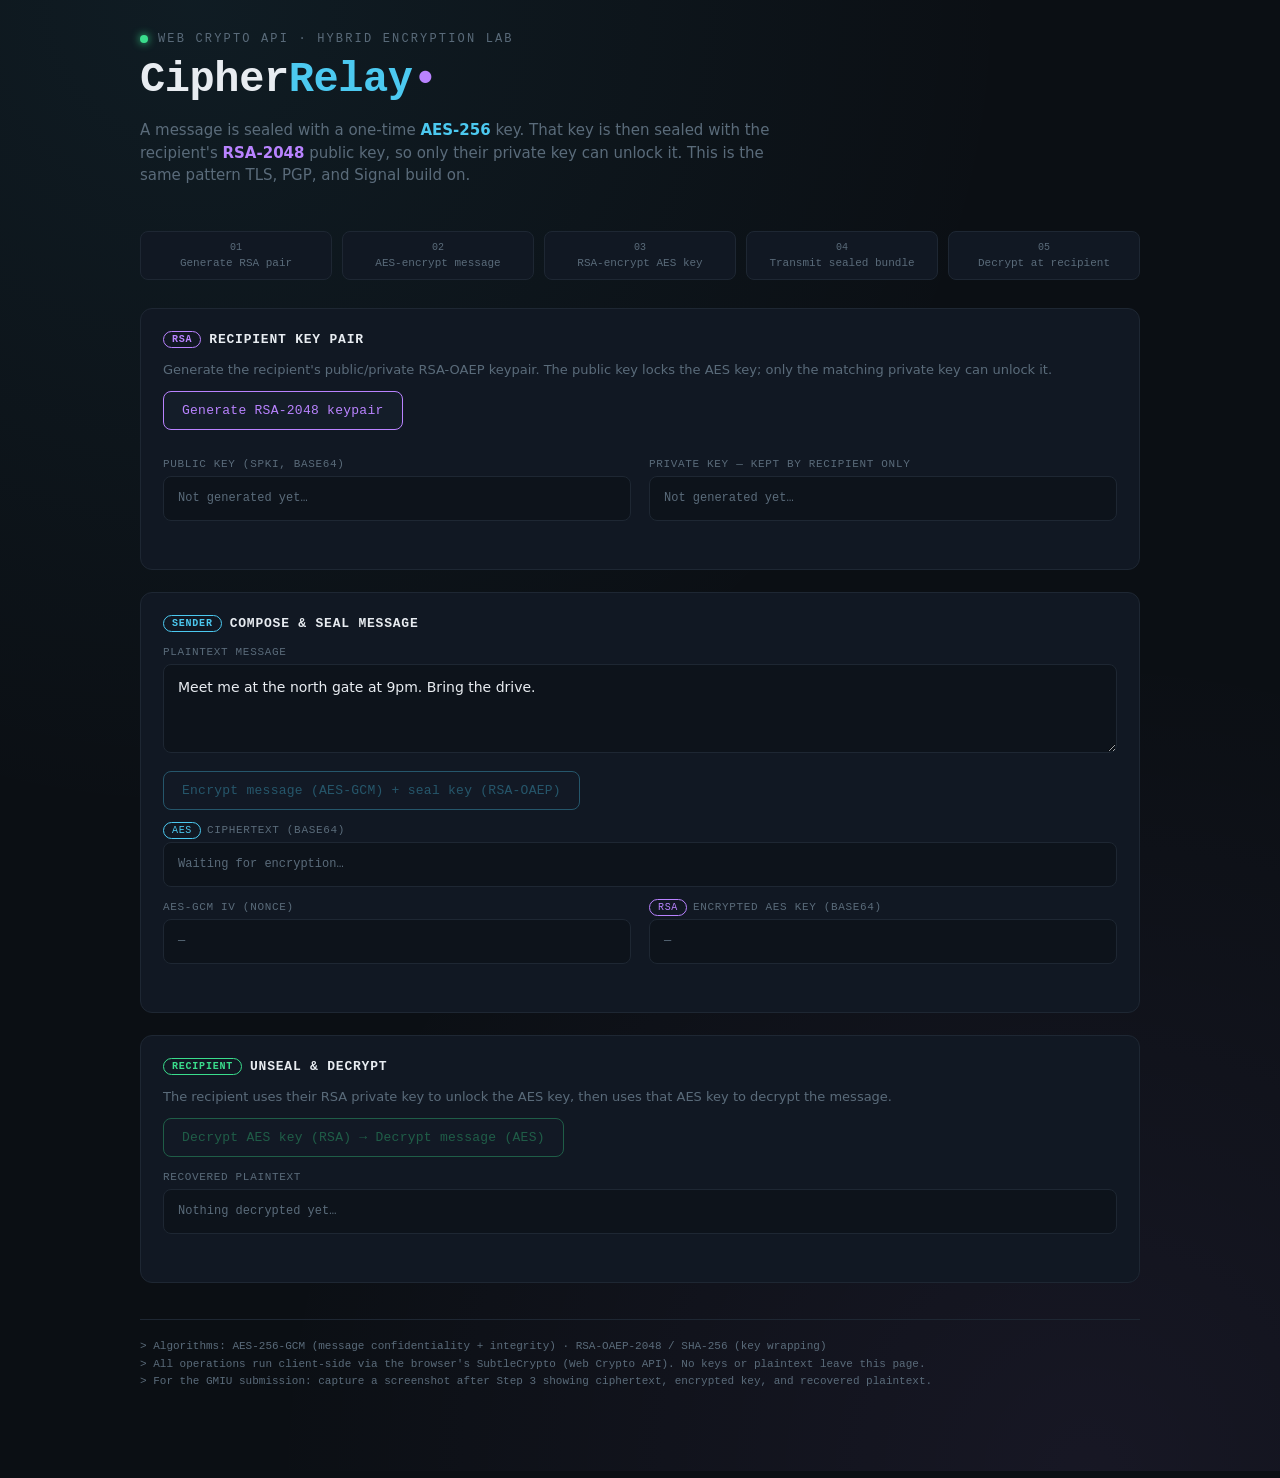
<file: index.html>
<!DOCTYPE html>
<html lang="en">
<head>
<meta charset="UTF-8">
<meta name="viewport" content="width=device-width, initial-scale=1.0">
<title>CipherRelay — Hybrid AES/RSA Messenger</title>
<link rel="stylesheet" href="style.css">
</head>
<body>

<header>
  <div class="eyebrow">Web Crypto API · hybrid encryption lab</div>
  <h1>Cipher<span>Relay</span><span class="rsa">•</span></h1>
  <p class="sub">A message is sealed with a one-time <strong style="color:var(--aes)">AES-256</strong> key.
  That key is then sealed with the recipient's <strong style="color:var(--rsa)">RSA-2048</strong> public key,
  so only their private key can unlock it. This is the same pattern TLS, PGP, and Signal build on.</p>
</header>

<main>

  <div class="pipeline" id="pipeline">
    <div class="stage" data-stage="0"><span class="n">01</span>Generate RSA pair</div>
    <div class="stage" data-stage="1"><span class="n">02</span>AES-encrypt message</div>
    <div class="stage" data-stage="2"><span class="n">03</span>RSA-encrypt AES key</div>
    <div class="stage" data-stage="3"><span class="n">04</span>Transmit sealed bundle</div>
    <div class="stage" data-stage="4"><span class="n">05</span>Decrypt at recipient</div>
  </div>

  <!-- STEP 1: RSA KEYS -->
  <div class="panel">
    <h2><span class="tag rsa">RSA</span> Recipient key pair</h2>
    <p style="color:var(--muted);font-size:13px;margin-top:0;">Generate the recipient's public/private RSA-OAEP
    keypair. The public key locks the AES key; only the matching private key can unlock it.</p>
    <div class="row">
      <button class="secondary" id="genKeysBtn">Generate RSA-2048 keypair</button>
    </div>
    <div class="grid2" style="margin-top:14px;">
      <div class="field">
        <label>Public key (SPKI, base64)</label>
        <div class="mono-out empty" id="pubKeyOut">Not generated yet…</div>
      </div>
      <div class="field">
        <label>Private key — kept by recipient only</label>
        <div class="mono-out empty" id="privKeyOut">Not generated yet…</div>
      </div>
    </div>
    <div class="status" id="keyStatus"></div>
  </div>

  <!-- STEP 2: SENDER SIDE -->
  <div class="panel">
    <h2><span class="tag aes">Sender</span> Compose &amp; seal message</h2>
    <div class="field">
      <label>Plaintext message</label>
      <textarea id="plaintext" rows="3" placeholder="Type the message you want to send securely…">Meet me at the north gate at 9pm. Bring the drive.</textarea>
    </div>
    <div class="row">
      <button class="primary" id="encryptBtn" disabled>Encrypt message (AES-GCM) + seal key (RSA-OAEP)</button>
    </div>

    <div class="field">
      <label><span class="tag aes" style="margin-right:6px;">AES</span>Ciphertext (base64)</label>
      <div class="mono-out empty" id="cipherOut">Waiting for encryption…</div>
    </div>
    <div class="grid2">
      <div class="field">
        <label>AES-GCM IV (nonce)</label>
        <div class="mono-out empty" id="ivOut">—</div>
      </div>
      <div class="field">
        <label><span class="tag rsa" style="margin-right:6px;">RSA</span>Encrypted AES key (base64)</label>
        <div class="mono-out empty" id="encKeyOut">—</div>
      </div>
    </div>
    <div class="status" id="encryptStatus"></div>
  </div>

  <!-- STEP 3: RECIPIENT SIDE -->
  <div class="panel">
    <h2><span class="tag rsa" style="border-color:var(--ok);color:var(--ok);">Recipient</span> Unseal &amp; decrypt</h2>
    <p style="color:var(--muted);font-size:13px;margin-top:0;">The recipient uses their RSA private key to unlock
    the AES key, then uses that AES key to decrypt the message.</p>
    <div class="row">
      <button class="decrypt" id="decryptBtn" disabled>Decrypt AES key (RSA) → Decrypt message (AES)</button>
    </div>
    <div class="field">
      <label>Recovered plaintext</label>
      <div class="mono-out empty" id="plainOut">Nothing decrypted yet…</div>
    </div>
    <div class="status" id="decryptStatus"></div>
  </div>

</main>

<footer>
  &gt; Algorithms: AES-256-GCM (message confidentiality + integrity) · RSA-OAEP-2048 / SHA-256 (key wrapping)<br>
  &gt; All operations run client-side via the browser's SubtleCrypto (Web Crypto API). No keys or plaintext leave this page.<br>
  &gt; For the GMIU submission: capture a screenshot after Step 3 showing ciphertext, encrypted key, and recovered plaintext.
</footer>

<script src="script.js"></script>
</body>
</html>
</file>
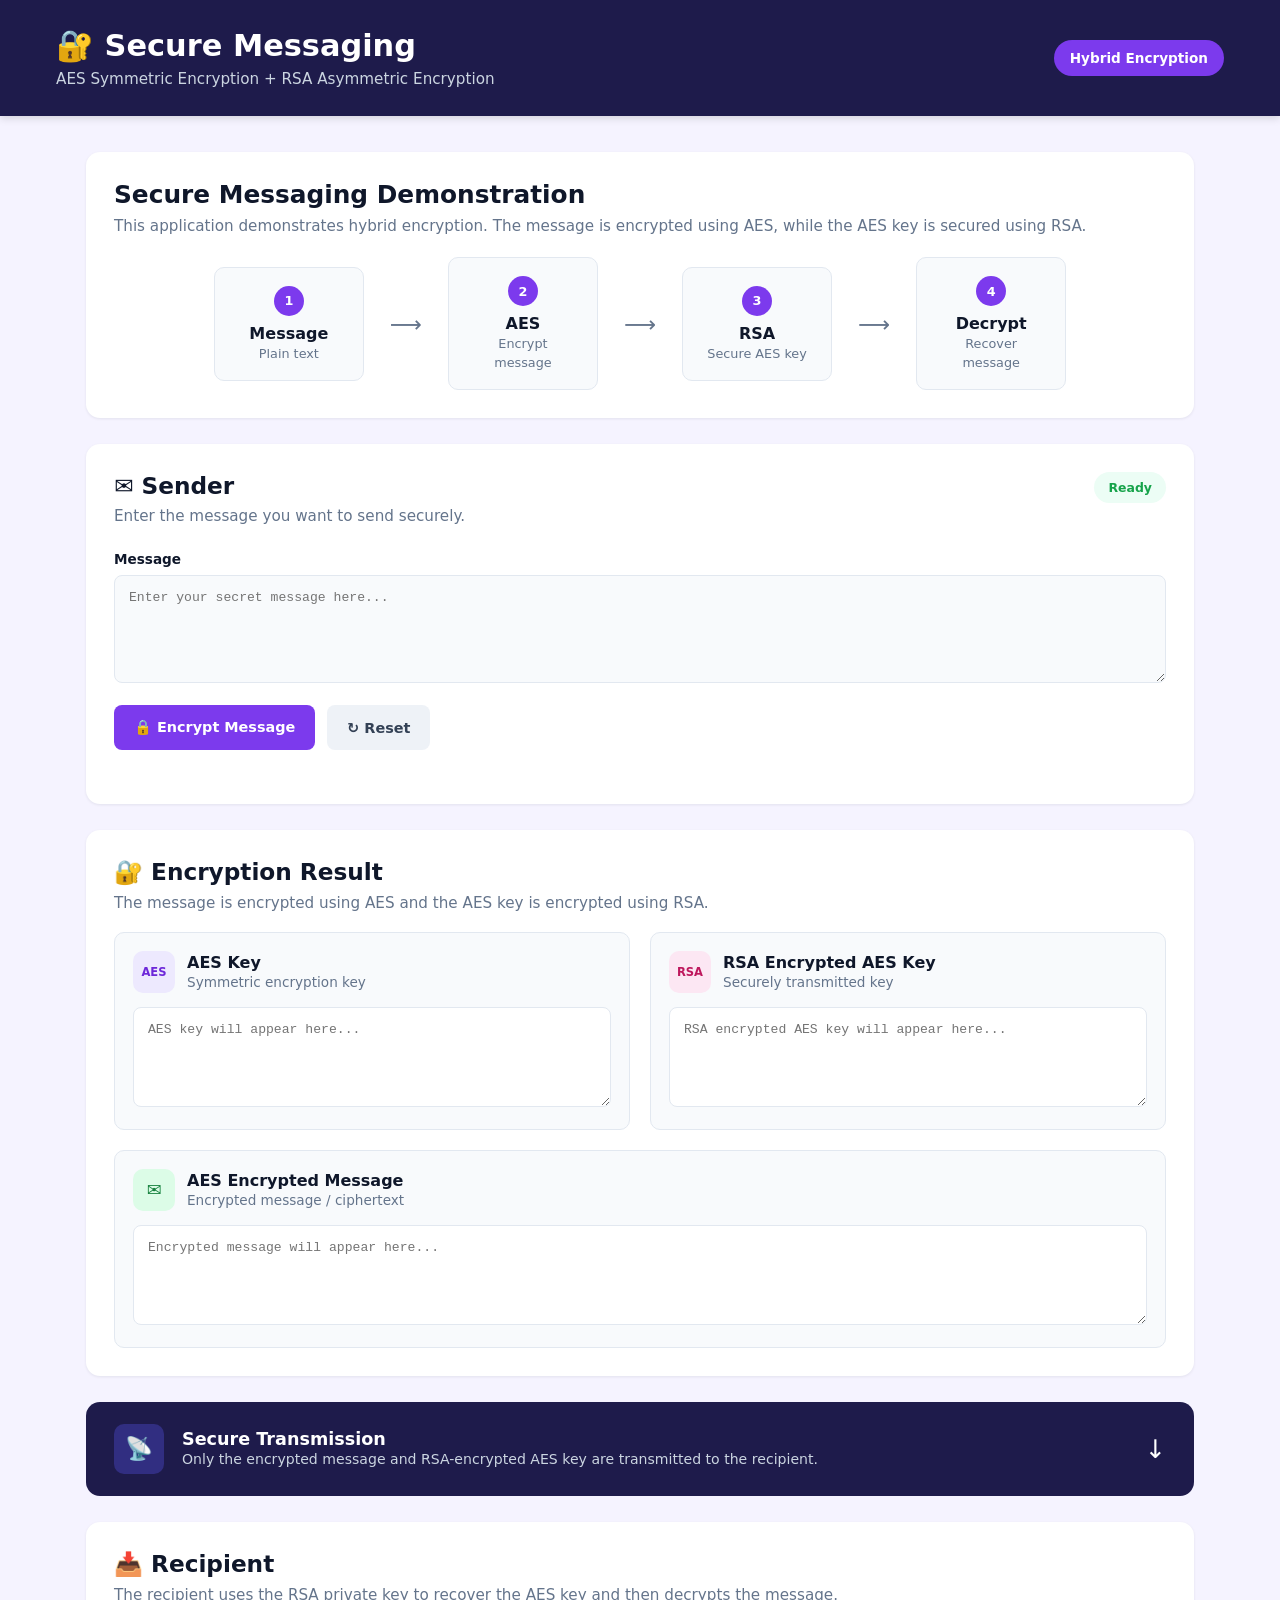
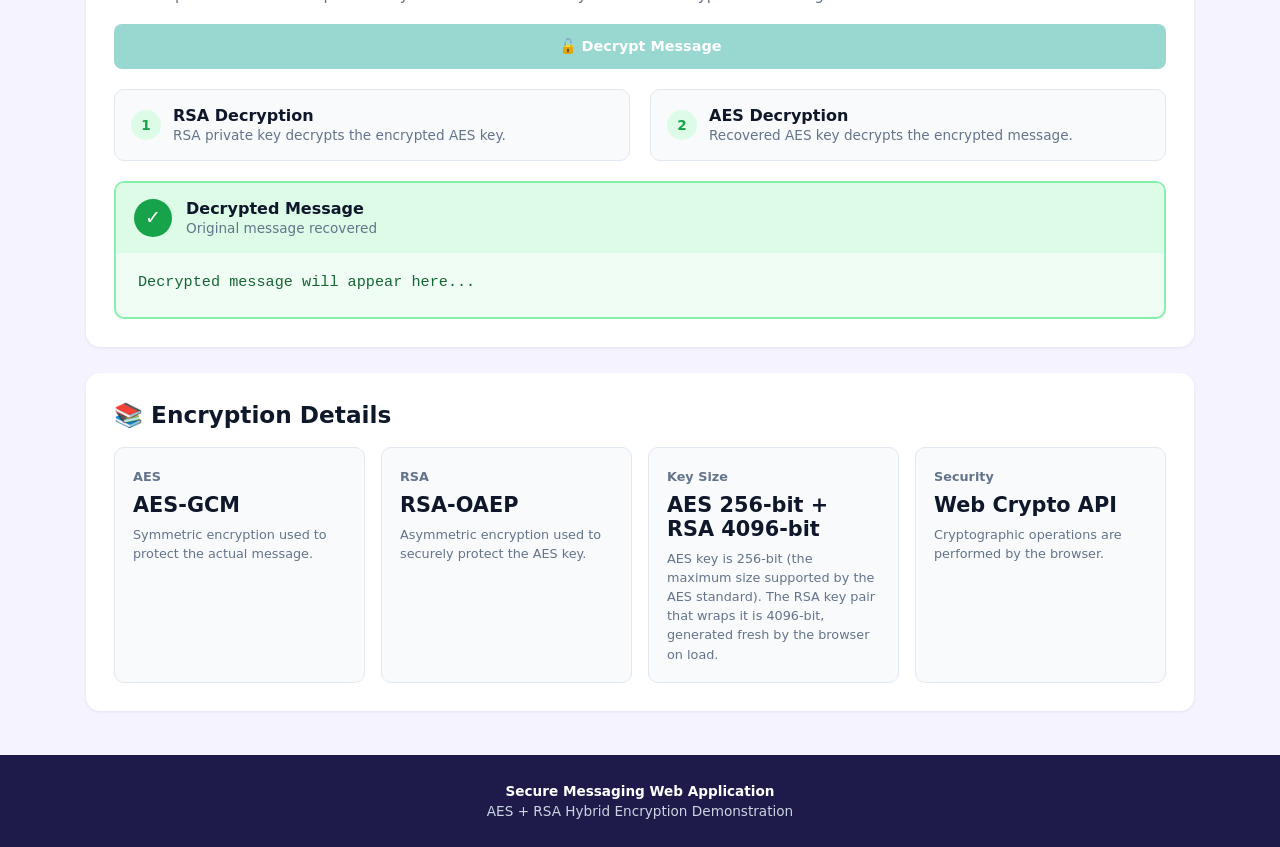
<file: index (2).html>
<!DOCTYPE html>
<html lang="en">
<head>
<meta charset="UTF-8">
<meta name="viewport" content="width=device-width, initial-scale=1">
<title>Secure Messaging</title>
<style>
  :root{
    --navy:#1e1b4b; --blue:#7c3aed; --bg:#f5f3ff; --card:#fff; --border:#e2e8f0;
    --text:#0f172a; --muted:#64748b; --soft:#f8fafc; --green:#16a34a; --greenbg:#dcfce7;
  }
  *{box-sizing:border-box}
  body{margin:0;background:var(--bg);color:var(--text);font-family:system-ui,-apple-system,"Segoe UI",Roboto,sans-serif;}
  header{background:var(--navy);color:#fff;padding:28px 56px;display:flex;justify-content:space-between;align-items:center;box-shadow:0 2px 8px rgba(0,0,0,.15)}
  header h1{margin:0;font-size:1.9rem;font-weight:700}
  header p{margin:6px 0 0;color:#cbd5e1;font-size:.95rem}
  .pill{background:var(--blue);color:#fff;padding:10px 16px;border-radius:999px;font-size:.85rem;font-weight:600}
  main{max-width:1140px;margin:0 auto;padding:36px 16px 24px;display:flex;flex-direction:column;gap:26px}
  .card{background:var(--card);border-radius:14px;padding:28px;box-shadow:0 1px 3px rgba(15,23,42,.08)}
  .card h2{margin:0 0 8px;font-size:1.55rem}
  .card h2.sm{font-size:1.45rem;display:flex;align-items:center;gap:10px}
  .lead{color:var(--muted);margin:0 0 20px;font-size:.95rem}

  /* flow */
  .flow{display:flex;justify-content:center;align-items:center;gap:26px;flex-wrap:wrap;margin-top:22px}
  .step{background:var(--soft);border:1px solid var(--border);border-radius:10px;padding:18px 20px;width:150px;text-align:center}
  .num{width:30px;height:30px;border-radius:50%;background:var(--blue);color:#fff;display:inline-flex;align-items:center;justify-content:center;font-size:.8rem;font-weight:700;margin-bottom:8px}
  .step b{display:block;font-size:1rem}
  .step span{color:var(--muted);font-size:.8rem}
  .arrow{color:var(--muted);font-size:1.4rem}

  /* sender */
  .head-row{display:flex;justify-content:space-between;align-items:flex-start}
  .badge{background:#ecfdf5;color:var(--green);font-weight:700;font-size:.78rem;padding:8px 14px;border-radius:999px}
  .badge.busy{background:#fef3c7;color:#b45309}
  label.f{display:block;font-weight:700;font-size:.85rem;margin:6px 0 8px}
  textarea{width:100%;background:var(--soft);border:1px solid var(--border);border-radius:8px;padding:14px;font-family:ui-monospace,Consolas,monospace;font-size:.82rem;resize:vertical;min-height:108px;color:var(--text)}
  textarea:focus{outline:2px solid #c4b5fd}
  .btns{margin-top:18px;display:flex;gap:12px}
  button{border:0;border-radius:8px;padding:14px 20px;font-weight:700;font-size:.9rem;cursor:pointer;font-family:inherit}
  .primary{background:var(--blue);color:#fff}
  .ghost{background:#eef2f7;color:#334155}
  button:disabled{opacity:.5;cursor:not-allowed}
  .primary:hover:not(:disabled){filter:brightness(1.1)}

  /* result */
  .two{display:grid;grid-template-columns:1fr 1fr;gap:20px;margin-bottom:20px}
  @media(max-width:800px){.two{grid-template-columns:1fr}.flow .arrow{display:none}header{padding:22px 20px}}
  .box{background:var(--soft);border:1px solid var(--border);border-radius:10px;padding:18px}
  .box-h{display:flex;align-items:center;gap:12px;margin-bottom:14px}
  .tag{width:42px;height:42px;border-radius:10px;display:flex;align-items:center;justify-content:center;font-size:.72rem;font-weight:800}
  .t-aes{background:#ede9fe;color:#6d28d9}.t-rsa{background:#fce7f3;color:#be185d}.t-msg{background:#dcfce7;color:#15803d;font-size:1.1rem}
  .box-h b{display:block;font-size:1rem}.box-h span{color:var(--muted);font-size:.85rem}
  .box textarea{background:#fff;min-height:100px}

  /* transmission */
  .trans{background:var(--navy);color:#fff;border-radius:14px;padding:22px 28px;display:flex;align-items:center;gap:18px}
  .trans .ic{width:50px;height:50px;border-radius:10px;background:#312e81;display:flex;align-items:center;justify-content:center;font-size:1.4rem}
  .trans b{font-size:1.1rem;display:block}.trans span{color:#cbd5e1;font-size:.88rem}
  .trans .dn{margin-left:auto;font-size:1.6rem}

  /* recipient */
  .dec{width:100%;background:#0d9488;color:#fff;padding:14px;margin-bottom:20px}
  .dec:disabled{background:#99d8d0;opacity:1}
  .mini{display:flex;align-items:center;gap:12px;background:var(--soft);border:1px solid var(--border);border-radius:10px;padding:16px}
  .mini .n{width:30px;height:30px;border-radius:50%;background:var(--greenbg);color:var(--green);display:flex;align-items:center;justify-content:center;font-weight:700;font-size:.85rem;flex:none}
  .mini b{display:block}.mini span{color:var(--muted);font-size:.85rem}
  .out{border:2px solid #86efac;border-radius:10px;overflow:hidden;background:#f0fdf4}
  .out-h{background:var(--greenbg);padding:16px 18px;display:flex;align-items:center;gap:14px}
  .chk{width:38px;height:38px;border-radius:50%;background:var(--green);color:#fff;display:flex;align-items:center;justify-content:center;font-size:1.2rem}
  .out-h b{display:block}.out-h span{color:var(--muted);font-size:.85rem}
  .out-b{padding:20px 22px;font-family:ui-monospace,Consolas,monospace;color:#166534;font-size:.95rem;min-height:64px;white-space:pre-wrap;word-break:break-word}

  /* details */
  .four{display:grid;grid-template-columns:repeat(4,1fr);gap:16px}
  @media(max-width:900px){.four{grid-template-columns:1fr 1fr}}
  @media(max-width:520px){.four{grid-template-columns:1fr}}
  .dt{background:var(--soft);border:1px solid var(--border);border-radius:10px;padding:18px}
  .dt small{color:var(--muted);font-weight:700;font-size:.8rem}
  .dt h3{margin:8px 0;font-size:1.3rem}
  .dt p{margin:0;color:var(--muted);font-size:.8rem;line-height:1.5}

  footer{background:var(--navy);color:#cbd5e1;text-align:center;padding:28px 16px;margin-top:20px;font-size:.85rem}
  footer b{color:#fff;display:block;margin-bottom:4px}
  .err{color:#dc2626;font-size:.85rem;margin-top:12px;min-height:1em}
</style>
</head>
<body>

<header>
  <div>
    <h1>🔐 Secure Messaging</h1>
    <p>AES Symmetric Encryption + RSA Asymmetric Encryption</p>
  </div>
  <div class="pill">Hybrid Encryption</div>
</header>

<main>

  <section class="card">
    <h2>Secure Messaging Demonstration</h2>
    <p class="lead">This application demonstrates hybrid encryption. The message is encrypted using AES, while the AES key is secured using RSA.</p>
    <div class="flow">
      <div class="step"><div class="num">1</div><b>Message</b><span>Plain text</span></div>
      <div class="arrow">⟶</div>
      <div class="step"><div class="num">2</div><b>AES</b><span>Encrypt message</span></div>
      <div class="arrow">⟶</div>
      <div class="step"><div class="num">3</div><b>RSA</b><span>Secure AES key</span></div>
      <div class="arrow">⟶</div>
      <div class="step"><div class="num">4</div><b>Decrypt</b><span>Recover message</span></div>
    </div>
  </section>

  <section class="card">
    <div class="head-row">
      <div>
        <h2 class="sm">✉️ Sender</h2>
        <p class="lead">Enter the message you want to send securely.</p>
      </div>
      <div class="badge busy" id="badge">Generating keys…</div>
    </div>
    <label class="f" for="message">Message</label>
    <textarea id="message" placeholder="Enter your secret message here..."></textarea>
    <div class="btns">
      <button class="primary" id="btnEnc" disabled>🔒 Encrypt Message</button>
      <button class="ghost" id="btnReset">↻ Reset</button>
    </div>
    <div class="err" id="err"></div>
  </section>

  <section class="card">
    <h2 class="sm">🔐 Encryption Result</h2>
    <p class="lead">The message is encrypted using AES and the AES key is encrypted using RSA.</p>
    <div class="two">
      <div class="box">
        <div class="box-h"><div class="tag t-aes">AES</div><div><b>AES Key</b><span>Symmetric encryption key</span></div></div>
        <textarea id="aesKey" readonly placeholder="AES key will appear here..."></textarea>
      </div>
      <div class="box">
        <div class="box-h"><div class="tag t-rsa">RSA</div><div><b>RSA Encrypted AES Key</b><span>Securely transmitted key</span></div></div>
        <textarea id="rsaKey" readonly placeholder="RSA encrypted AES key will appear here..."></textarea>
      </div>
    </div>
    <div class="box">
      <div class="box-h"><div class="tag t-msg">✉</div><div><b>AES Encrypted Message</b><span>Encrypted message / ciphertext</span></div></div>
      <textarea id="cipher" readonly placeholder="Encrypted message will appear here..."></textarea>
    </div>
  </section>

  <div class="trans">
    <div class="ic">📡</div>
    <div><b>Secure Transmission</b><span>Only the encrypted message and RSA-encrypted AES key are transmitted to the recipient.</span></div>
    <div class="dn">↓</div>
  </div>

  <section class="card">
    <h2 class="sm">📥 Recipient</h2>
    <p class="lead">The recipient uses the RSA private key to recover the AES key and then decrypts the message.</p>
    <button class="dec" id="btnDec" disabled>🔓 Decrypt Message</button>
    <div class="two" style="margin-bottom:20px">
      <div class="mini"><div class="n">1</div><div><b>RSA Decryption</b><span>RSA private key decrypts the encrypted AES key.</span></div></div>
      <div class="mini"><div class="n">2</div><div><b>AES Decryption</b><span>Recovered AES key decrypts the encrypted message.</span></div></div>
    </div>
    <div class="out">
      <div class="out-h"><div class="chk">✓</div><div><b>Decrypted Message</b><span>Original message recovered</span></div></div>
      <div class="out-b" id="plainOut">Decrypted message will appear here...</div>
    </div>
  </section>

  <section class="card">
    <h2 class="sm">📚 Encryption Details</h2>
    <div class="four" style="margin-top:18px">
      <div class="dt"><small>AES</small><h3>AES-GCM</h3><p>Symmetric encryption used to protect the actual message.</p></div>
      <div class="dt"><small>RSA</small><h3>RSA-OAEP</h3><p>Asymmetric encryption used to securely protect the AES key.</p></div>
      <div class="dt"><small>Key Size</small><h3>AES 256-bit + RSA 4096-bit</h3><p>AES key is 256-bit (the maximum size supported by the AES standard). The RSA key pair that wraps it is 4096-bit, generated fresh by the browser on load.</p></div>
      <div class="dt"><small>Security</small><h3>Web Crypto API</h3><p>Cryptographic operations are performed by the browser.</p></div>
    </div>
  </section>

</main>

<footer>
  <b>Secure Messaging Web Application</b>
  AES + RSA Hybrid Encryption Demonstration
</footer>

<script>
const $ = id => document.getElementById(id);
const te = new TextEncoder(), td = new TextDecoder();
const b64 = buf => btoa(String.fromCharCode(...new Uint8Array(buf)));
const unb64 = s => Uint8Array.from(atob(s), c => c.charCodeAt(0));

let rsaPair = null;
let packet = null; // { encKey, iv, cipher }

// Generate RSA-4096 key pair on load (recipient's keys)
(async () => {
  try {
    rsaPair = await crypto.subtle.generateKey(
      { name:"RSA-OAEP", modulusLength:4096, publicExponent:new Uint8Array([1,0,1]), hash:"SHA-256" },
      true, ["encrypt","decrypt"]
    );
    $("badge").textContent = "Ready";
    $("badge").classList.remove("busy");
    $("btnEnc").disabled = false;
  } catch (e) {
    $("badge").textContent = "Error";
    $("err").textContent = "Web Crypto unavailable. Open via http://localhost or https. (" + e.message + ")";
  }
})();

$("btnEnc").onclick = async () => {
  $("err").textContent = "";
  const text = $("message").value;
  if (!text.trim()) { $("err").textContent = "Please enter a message first."; return; }
  try {
    // 1. AES-256-GCM encrypt the message
    const aes = await crypto.subtle.generateKey({ name:"AES-GCM", length:256 }, true, ["encrypt","decrypt"]);
    const iv = crypto.getRandomValues(new Uint8Array(12));
    const cipher = await crypto.subtle.encrypt({ name:"AES-GCM", iv }, aes, te.encode(text));

    // 2. RSA-OAEP encrypt the AES key with the public key
    const rawAes = await crypto.subtle.exportKey("raw", aes);
    const encKey = await crypto.subtle.encrypt({ name:"RSA-OAEP" }, rsaPair.publicKey, rawAes);

    packet = { encKey: b64(encKey), iv: b64(iv), cipher: b64(cipher) };
    $("aesKey").value = b64(rawAes);
    $("rsaKey").value = packet.encKey;
    $("cipher").value = packet.cipher;
    $("plainOut").textContent = "Decrypted message will appear here...";
    $("btnDec").disabled = false;
  } catch (e) { $("err").textContent = "Encryption failed: " + e.message; }
};

$("btnDec").onclick = async () => {
  try {
    // 1. RSA private key recovers the AES key
    const rawAes = await crypto.subtle.decrypt({ name:"RSA-OAEP" }, rsaPair.privateKey, unb64(packet.encKey));
    const aes = await crypto.subtle.importKey("raw", rawAes, "AES-GCM", false, ["decrypt"]);
    // 2. AES key decrypts the message
    const plain = await crypto.subtle.decrypt({ name:"AES-GCM", iv: unb64(packet.iv) }, aes, unb64(packet.cipher));
    $("plainOut").textContent = td.decode(plain);
  } catch (e) { $("plainOut").textContent = "Decryption failed."; }
};

$("btnReset").onclick = () => {
  ["message","aesKey","rsaKey","cipher"].forEach(i => $(i).value = "");
  $("plainOut").textContent = "Decrypted message will appear here...";
  $("btnDec").disabled = true; $("err").textContent = ""; packet = null;
};
</script>
</body>
</html>
</file>
<file: style.css>
:root{
  --bg:#0b0f14;
  --panel:#111823;
  --panel-line:#1e2733;
  --ink:#e8ecf1;
  --muted:#5a6b7a;
  --aes:#4cc9f0;
  --rsa:#b983ff;
  --ok:#3add8c;
  --warn:#ff7a7a;
  --mono:'JetBrains Mono','Space Mono',monospace;
  --sans:'IBM Plex Sans','Inter',system-ui,sans-serif;
}
*{box-sizing:border-box;}
body{
  margin:0;
  background:
    radial-gradient(circle at 15% 0%, rgba(76,201,240,0.07), transparent 45%),
    radial-gradient(circle at 85% 100%, rgba(185,131,255,0.07), transparent 45%),
    var(--bg);
  color:var(--ink);
  font-family:var(--sans);
  min-height:100vh;
  padding:32px 20px 80px;
}
header{
  max-width:1000px;
  margin:0 auto 36px;
}
.eyebrow{
  font-family:var(--mono);
  font-size:12px;
  letter-spacing:0.18em;
  text-transform:uppercase;
  color:var(--muted);
  display:flex;
  align-items:center;
  gap:10px;
}
.eyebrow::before{
  content:"";
  width:8px;height:8px;border-radius:50%;
  background:var(--ok);
  box-shadow:0 0 8px var(--ok);
}
h1{
  font-family:var(--mono);
  font-weight:700;
  font-size:clamp(28px,4vw,42px);
  margin:10px 0 6px;
  letter-spacing:-0.01em;
}
h1 span{color:var(--aes);}
h1 span.rsa{color:var(--rsa);}
.sub{
  color:var(--muted);
  max-width:640px;
  line-height:1.5;
  font-size:15px;
}

main{max-width:1000px;margin:0 auto;display:flex;flex-direction:column;gap:22px;}

.pipeline{
  display:grid;
  grid-template-columns:repeat(5,1fr);
  gap:10px;
  margin:8px 0 6px;
}
.stage{
  font-family:var(--mono);
  font-size:11px;
  text-align:center;
  padding:10px 4px;
  border-radius:8px;
  border:1px solid var(--panel-line);
  color:var(--muted);
  background:var(--panel);
  transition:all .35s ease;
  position:relative;
}
.stage .n{display:block;font-size:10px;color:var(--muted);margin-bottom:4px;}
.stage.active{color:var(--ink);border-color:var(--aes);box-shadow:0 0 0 1px var(--aes) inset, 0 0 18px -6px var(--aes);}
.stage.active.rsa-stage{border-color:var(--rsa);box-shadow:0 0 0 1px var(--rsa) inset, 0 0 18px -6px var(--rsa);}
.stage.done{color:var(--ok);border-color:var(--ok);}
@media (max-width:720px){ .pipeline{grid-template-columns:repeat(5,1fr);font-size:9px;} }

.panel{
  background:var(--panel);
  border:1px solid var(--panel-line);
  border-radius:12px;
  padding:22px;
}
.panel h2{
  font-family:var(--mono);
  font-size:13px;
  letter-spacing:0.06em;
  text-transform:uppercase;
  margin:0 0 14px;
  display:flex;
  align-items:center;
  gap:8px;
}
.tag{
  font-family:var(--mono);
  font-size:10px;
  padding:2px 8px;
  border-radius:20px;
  border:1px solid currentColor;
}
.tag.aes{color:var(--aes);}
.tag.rsa{color:var(--rsa);}

textarea, input[type=text]{
  width:100%;
  background:#0d131b;
  border:1px solid var(--panel-line);
  color:var(--ink);
  border-radius:8px;
  padding:12px 14px;
  font-family:var(--sans);
  font-size:14px;
  resize:vertical;
  line-height:1.5;
}
textarea:focus, input:focus, button:focus-visible{
  outline:2px solid var(--aes);
  outline-offset:2px;
}

.row{display:flex;gap:12px;flex-wrap:wrap;margin-top:14px;}
button{
  font-family:var(--mono);
  font-size:13px;
  letter-spacing:0.02em;
  padding:11px 18px;
  border-radius:8px;
  border:1px solid var(--panel-line);
  background:#141d29;
  color:var(--ink);
  cursor:pointer;
  transition:transform .15s ease, border-color .15s ease, background .15s ease;
}
button:hover:not(:disabled){transform:translateY(-1px);border-color:var(--muted);}
button:disabled{opacity:0.35;cursor:not-allowed;}
button.primary{border-color:var(--aes);color:var(--aes);}
button.primary:hover:not(:disabled){background:rgba(76,201,240,0.08);}
button.secondary{border-color:var(--rsa);color:var(--rsa);}
button.secondary:hover:not(:disabled){background:rgba(185,131,255,0.08);}
button.decrypt{border-color:var(--ok);color:var(--ok);}
button.decrypt:hover:not(:disabled){background:rgba(58,221,140,0.08);}

.field{margin-top:14px;}
.field label{
  display:block;
  font-family:var(--mono);
  font-size:11px;
  color:var(--muted);
  margin-bottom:6px;
  text-transform:uppercase;
  letter-spacing:0.06em;
}
.mono-out{
  font-family:var(--mono);
  font-size:12px;
  color:var(--ink);
  background:#0d131b;
  border:1px solid var(--panel-line);
  border-radius:8px;
  padding:12px 14px;
  word-break:break-all;
  max-height:110px;
  overflow-y:auto;
  line-height:1.6;
}
.mono-out.empty{color:var(--muted);}
.mono-out.aes-glow{border-color:rgba(76,201,240,0.4);}
.mono-out.rsa-glow{border-color:rgba(185,131,255,0.4);}
.mono-out.ok-glow{border-color:rgba(58,221,140,0.4);color:var(--ok);}

.status{
  font-family:var(--mono);
  font-size:12px;
  color:var(--muted);
  margin-top:10px;
  min-height:16px;
}
.status.err{color:var(--warn);}
.status.ok{color:var(--ok);}

.grid2{display:grid;grid-template-columns:1fr 1fr;gap:18px;}
@media (max-width:720px){.grid2{grid-template-columns:1fr;}}

footer{
  max-width:1000px;margin:36px auto 0;
  font-family:var(--mono);
  font-size:11px;
  color:var(--muted);
  line-height:1.6;
  border-top:1px solid var(--panel-line);
  padding-top:18px;
}
</file>
